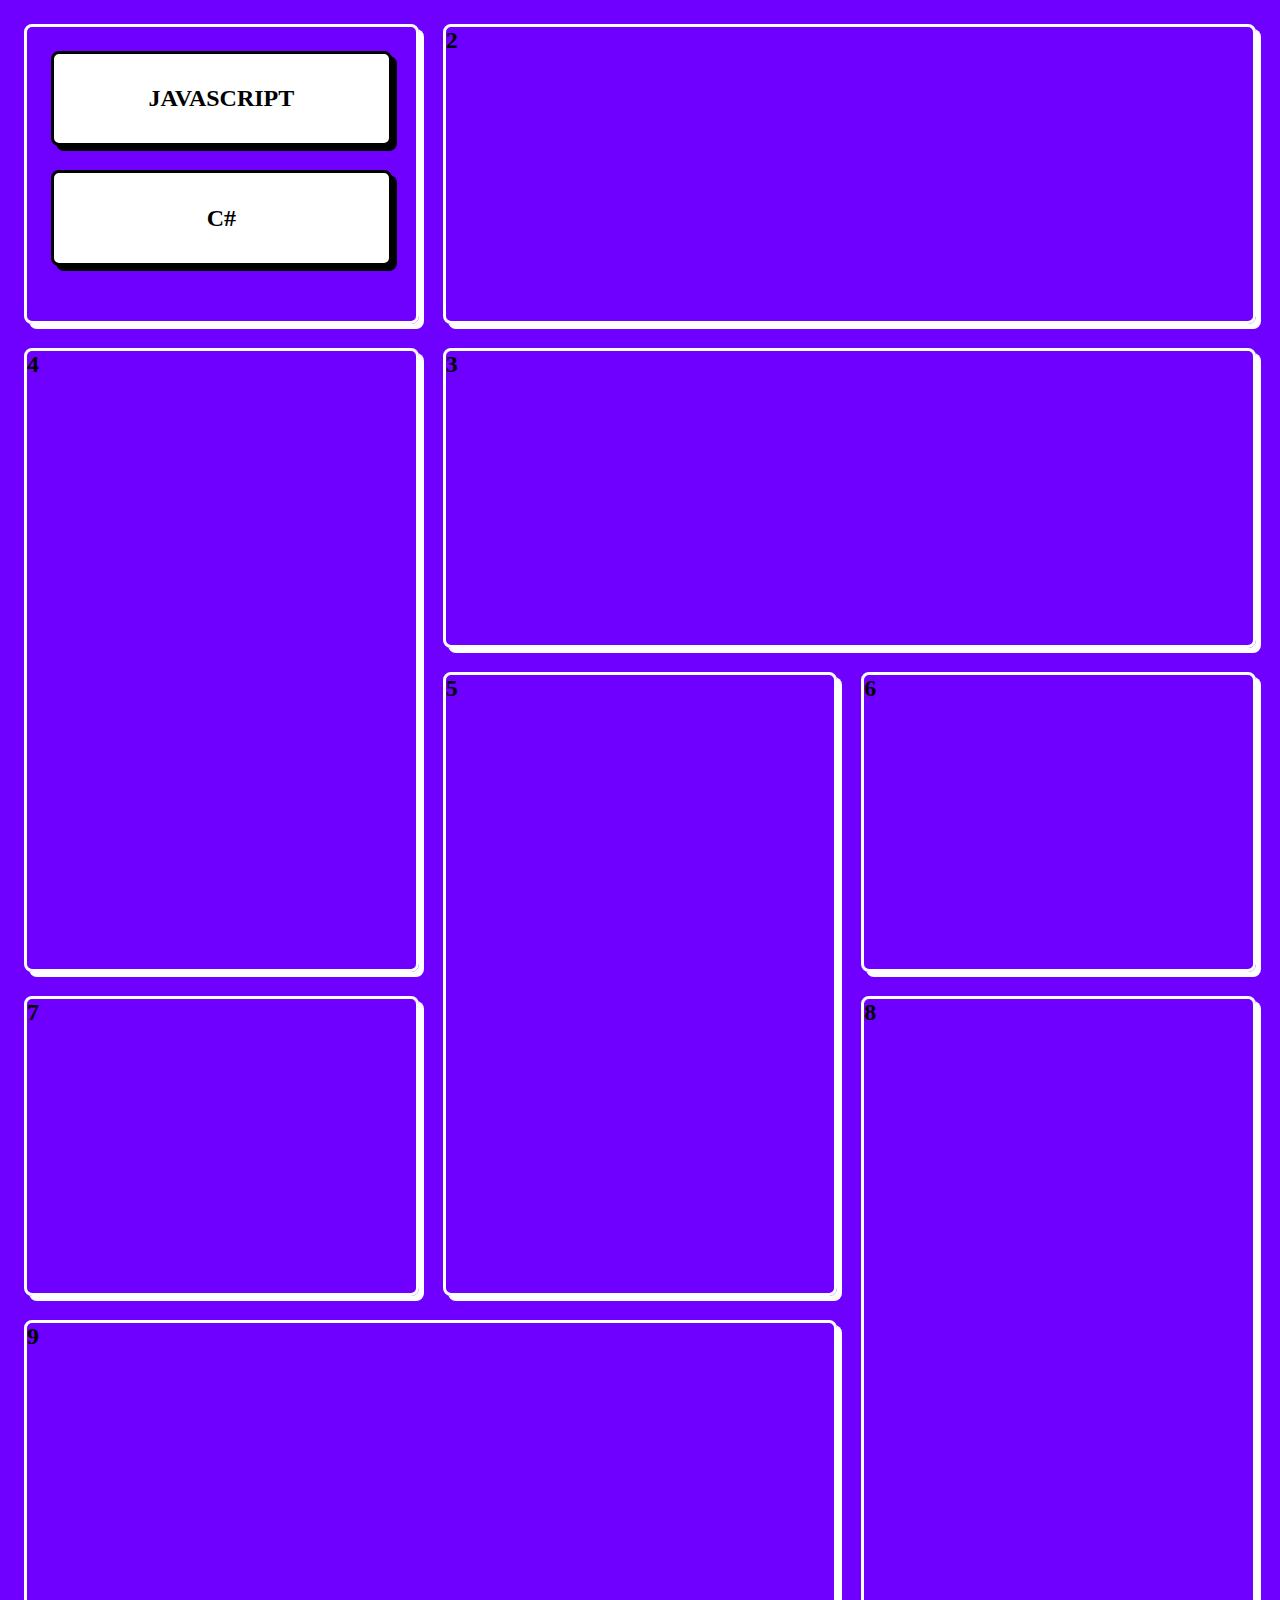
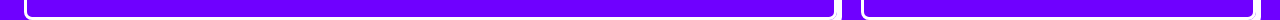
<file: index.html>
<!DOCTYPE html>
<html lang="en">
<head>
  <meta charset="UTF-8">
  <meta name="viewport" content="width=device-width, initial-scale=1.0">
  <title>Grid</title>
  <link rel="stylesheet" href="style.css">
</head>
<body>
  <div class="grid-container">
    <div class="box" style="grid-area: box-1;">
      <div class="box1-context">
        <div class="js">JAVASCRIPT</div>
        <div class="csharp">C#</div>
      </div>
    </div>
    <div class="box" style="grid-area: box-2;">2</div>
    <div class="box" style="grid-area: box-3;">3</div>
    <div class="box" style="grid-area: box-4;">4</div>
    <div class="box" style="grid-area: box-5;">5</div>
    <div class="box" style="grid-area: box-6;">6</div>
    <div class="box" style="grid-area: box-7;">7</div>
    <div class="box" style="grid-area: box-8;">8</div>
    <div class="box" style="grid-area: box-9;">9</div>
  </div>
  
</body>

</html>
</file>
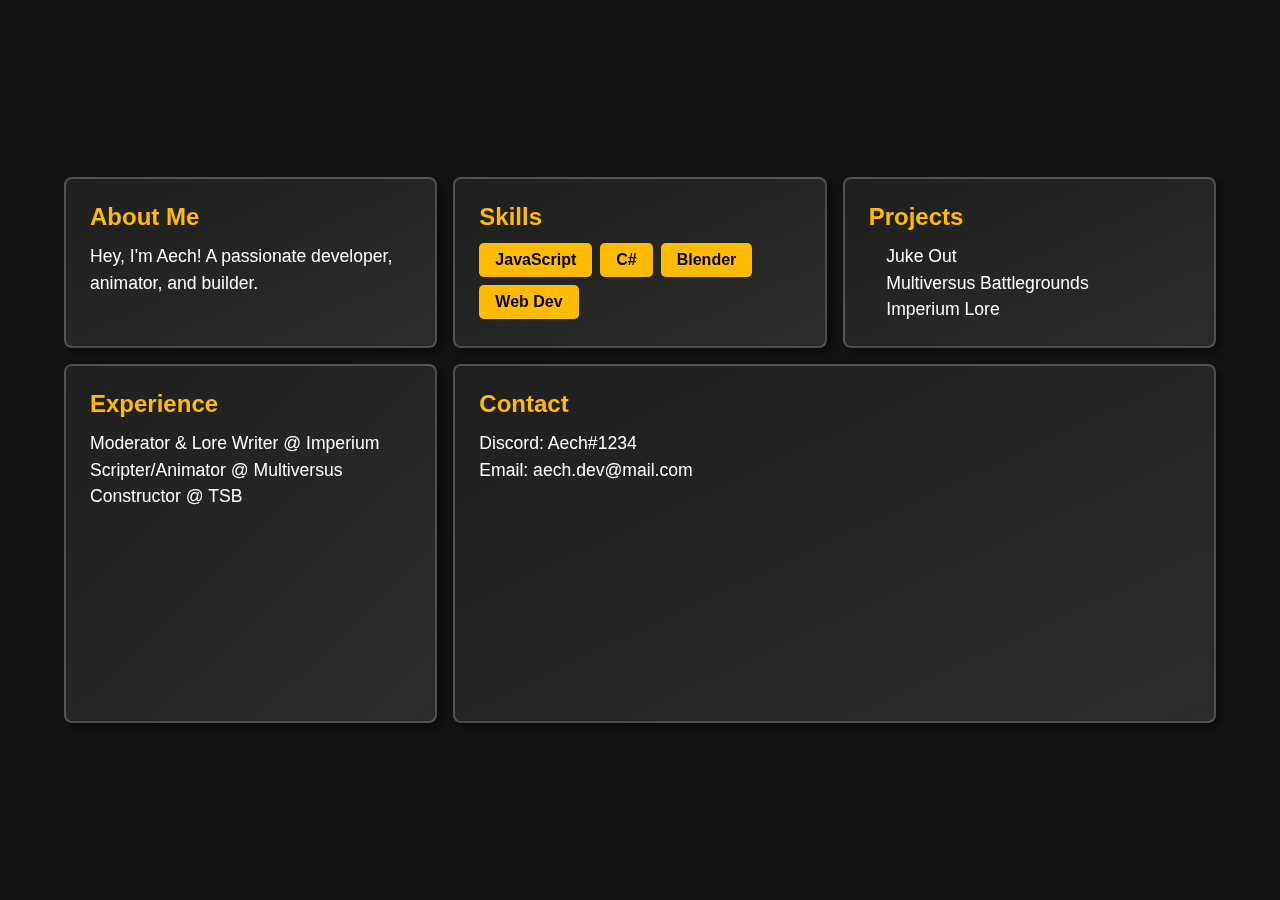
<file: test.html>
<!DOCTYPE html>
<html lang="en">
<head>
  <meta charset="UTF-8">
  <meta name="viewport" content="width=device-width, initial-scale=1.0">
  <title>Aech's Portfolio</title>
  <link rel="stylesheet" href="test.css">
</head>
<body>
  <div class="grid-container">
    <div class="box" style="grid-area: box-1;">
      <h2>About Me</h2>
      <p>Hey, I'm Aech! A passionate developer, animator, and builder.</p>
    </div>
    <div class="box" style="grid-area: box-2;">
      <h2>Skills</h2>
      <div class="skills">
        <div class="skill">JavaScript</div>
        <div class="skill">C#</div>
        <div class="skill">Blender</div>
        <div class="skill">Web Dev</div>
      </div>
    </div>
    <div class="box" style="grid-area: box-3;">
      <h2>Projects</h2>
      <ul>
        <li>Juke Out</li>
        <li>Multiversus Battlegrounds</li>
        <li>Imperium Lore</li>
      </ul>
    </div>
    <div class="box" style="grid-area: box-4;">
      <h2>Experience</h2>
      <p>Moderator & Lore Writer @ Imperium</p>
      <p>Scripter/Animator @ Multiversus</p>
      <p>Constructor @ TSB</p>
    </div>
    <div class="box" style="grid-area: box-5;">
      <h2>Contact</h2>
      <p>Discord: Aech#1234</p>
      <p>Email: aech.dev@mail.com</p>
    </div>
  </div>
  
  <script src="script.js"></script>
</body>
</html>
</file>
<file: style.css>
* {
  margin: 0;
  padding: 0;
  box-sizing: border-box;
}

body {
  display: flex;
  align-items: center;
  justify-content: center;
  font-size: x-large;
  font-weight: bolder;
  min-height: 100vh;
  background-color: rgb(111, 0, 255);
  overflow-y: auto;
}

.grid-container {
  display: grid;
  grid-template-columns: repeat(3, 1fr);
  grid-template-rows: repeat(5, 300px);
  gap: 1em;
  width: 100vw;
  height: 100vh;
  padding: 1em;
  grid-template-areas:
    "box-1 box-2 box-2"
    "box-4 box-3 box-3"
    "box-4 box-5 box-6"
    "box-7 box-5 box-8"
    "box-9 box-9 box-8";
}

.box {
  background: linear-gradient(to top left, rgb(111, 0, 255), rgb(111, 0, 255));
  border-radius: 0.5rem;
  height: 100%;
  transition: 0.3s ease;
  border: 3px solid white;
  box-shadow: 5px 5px 0px rgb(255, 255, 255);
}

.box:hover {
  background: linear-gradient(to top left, rgb(111, 0, 255), rgba(111, 0, 255, 0.276));
  border: 3px solid black;
  transform: scale(1.03);
  box-shadow: 5px 5px 0px rgb(0, 0, 0);
}

.box1-context {
  display: flex;
  flex-direction: row;
  gap: 1em;
  padding: 1em;
  justify-content: center;
  flex-wrap: wrap; 
}

 .js, .csharp{
  padding: 1.3em;
  background-color: white;
  border: 3px solid black;
  box-shadow: 5px 5px 0px rgb(0, 0, 0);
  border-radius: 0.5rem;
  text-align: center;
  font-weight: bold;
  flex-basis: 100%; 
  box-sizing: border-box; 
}

@media (max-width: 56em) {
  .grid-container {
    grid-template-areas:
      "box-1 box-1"
      "box-2 box-3"
      "box-4 box-5"
      "box-6 box-6"
      "box-7 box-8"
      "box-9 box-9";
    gap: 0.7em;
    grid-template-columns: repeat(2, 1fr);
    grid-template-rows: repeat(6, 220px);
    
  }

  .box1-context {
    flex-direction: row;
    gap: 1em;
    justify-content: space-evenly;
  }

}

@media (max-width: 42em) {
  .grid-container {
    grid-template-areas:
      "box-2 box-1"
      "box-3 box-1"
      "box-3 box-4"
      "box-5 box-4"
      "box-6 box-7"
      "box-8 box-7"
      "box-9 box-9";
    gap: 0.7em;
    grid-template-columns: repeat(2, 1fr);
    grid-template-rows: repeat(9, 180px);
  }
}

@media (max-width: 28em) {
  .grid-container {
    grid-template-areas:
      "box-1"
      "box-2"
      "box-3"
      "box-4"
      "box-5"
      "box-6"
      "box-7"
      "box-8"
      "box-9";
    gap: 0.7em;
    grid-template-columns: repeat(1, 1fr);
    grid-template-rows: repeat(9, 250px);
  }
}
</file>
<file: test.css>
/* General Styles */
* {
    margin: 0;
    padding: 0;
    box-sizing: border-box;
    font-family: 'Poppins', sans-serif;
  }
  
  body {
    display: flex;
    align-items: center;
    justify-content: center;
    min-height: 100vh;
    background-color: rgb(20, 20, 20);
    color: white;
    overflow-y: auto;
    padding: 2em;
  }
  
  .grid-container {
    display: grid;
    grid-template-columns: repeat(3, 1fr);
    grid-template-rows: repeat(3, 1fr);
    gap: 1em;
    width: 90vw;
    max-width: 1200px;
    grid-template-areas:
      "box-1 box-2 box-3"
      "box-4 box-5 box-5"
      "box-4 box-5 box-5";
  }
  
  .box {
    background: linear-gradient(to top left, rgba(255, 255, 255, 0.1), rgba(255, 255, 255, 0.05));
    border-radius: 0.5rem;
    padding: 1.5em;
    height: 100%;
    border: 2px solid rgba(255, 255, 255, 0.2);
    box-shadow: 5px 5px 10px rgba(0, 0, 0, 0.5);
    transition: transform 0.3s ease, box-shadow 0.3s ease;
    backdrop-filter: blur(10px);
  }
  
  .box:hover {
    transform: scale(1.05);
    box-shadow: 10px 10px 20px rgba(0, 0, 0, 0.8);
  }
  
  h2 {
    margin-bottom: 0.5em;
    font-size: 1.5rem;
    color: #ffbb00;
  }
  
  p, ul {
    font-size: 1.1rem;
    line-height: 1.5;
  }
  
  ul {
    list-style: none;
    padding-left: 1em;
  }
  
  .skills {
    display: flex;
    flex-wrap: wrap;
    gap: 0.5em;
  }
  
  .skill {
    padding: 0.5em 1em;
    background: #ffbb00;
    color: black;
    font-weight: bold;
    border-radius: 0.3rem;
  }
  
  @media (max-width: 768px) {
    .grid-container {
      grid-template-columns: 1fr;
      grid-template-rows: auto;
      grid-template-areas:
        "box-1"
        "box-2"
        "box-3"
        "box-4"
        "box-5";
    }
  }
</file>
